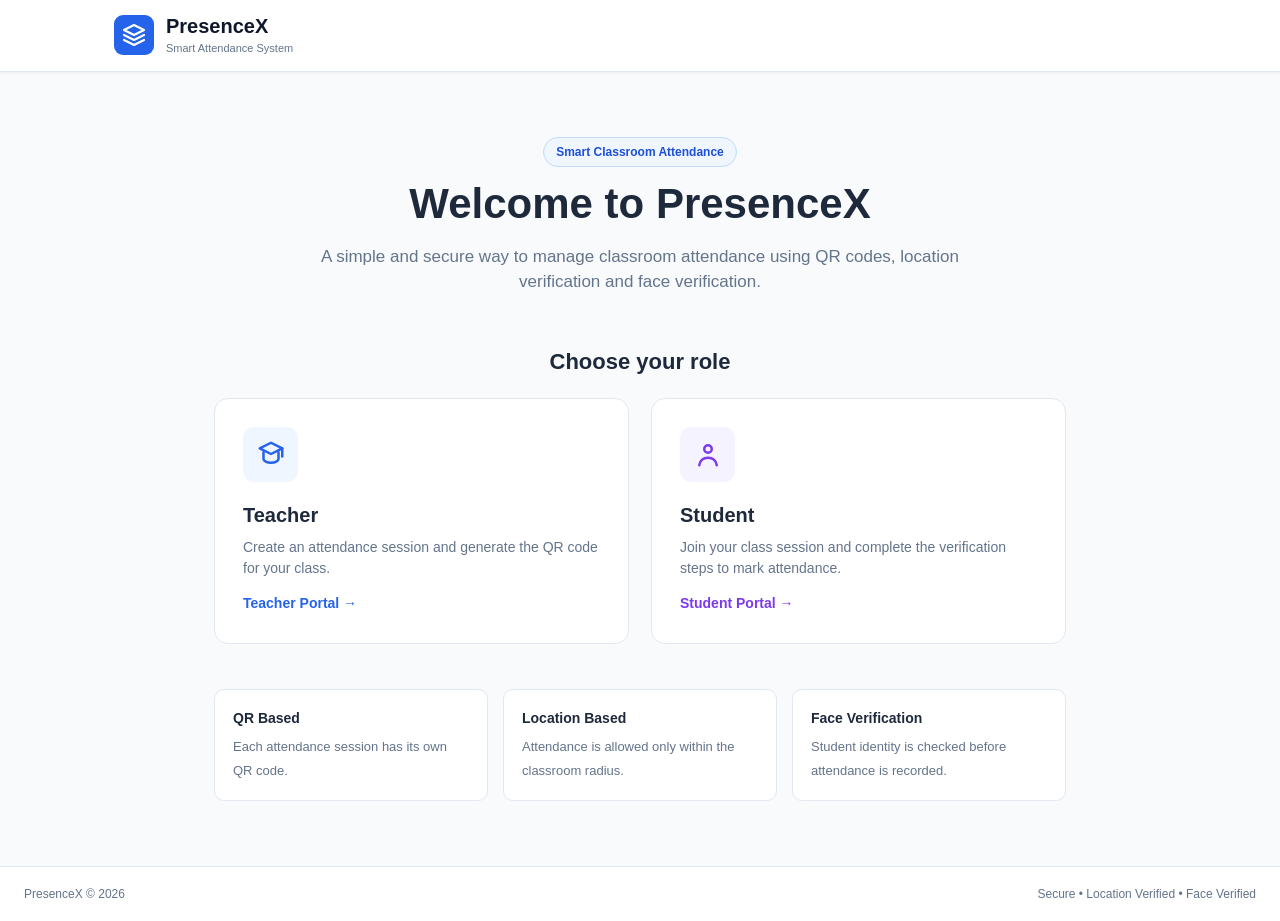
<file: frontend/index.html>
<!DOCTYPE html>
<html lang="en">
<head>
  <meta charset="UTF-8">
  <meta name="viewport" content="width=device-width, initial-scale=1.0">

  <meta
    name="description"
    content="PresenceX - Smart Attendance System"
  >

  <title>PresenceX | Smart Attendance</title>

  <link rel="stylesheet" href="css/style.css">
  <link rel="stylesheet" href="css/index.css">
</head>

<body>

  <header class="app-header">
    <div class="header-container">

      <div class="brand-wrapper">
        <div class="brand-logo" aria-hidden="true">
          <svg
            width="24"
            height="24"
            viewBox="0 0 24 24"
            fill="none"
            stroke="currentColor"
            stroke-width="2.2"
            stroke-linecap="round"
            stroke-linejoin="round"
          >
            <path d="M12 2L2 7l10 5 10-5-10-5z"></path>
            <path d="M2 17l10 5 10-5"></path>
            <path d="M2 12l10 5 10-5"></path>
          </svg>
        </div>

        <div class="brand-info">
          <span class="brand-name">PresenceX</span>
          <span class="brand-tag">Smart Attendance System</span>
        </div>
      </div>

    </div>
  </header>


  <main class="home-container">

    <section class="welcome-section">

      <p class="page-label">
        Smart Classroom Attendance
      </p>

      <h1>
        Welcome to PresenceX
      </h1>

      <p class="welcome-text">
        A simple and secure way to manage classroom attendance
        using QR codes, location verification and face verification.
      </p>

    </section>


    <section class="role-section">

      <h2>
        Choose your role
      </h2>

      <div class="role-cards">

        <!-- Teacher portal -->
        <a href="teacher.html" class="role-card">

          <div class="role-icon">
            <svg
              width="30"
              height="30"
              viewBox="0 0 24 24"
              fill="none"
              stroke="currentColor"
              stroke-width="2"
              stroke-linecap="round"
              stroke-linejoin="round"
            >
              <path d="M12 3L3 7.5 12 12l9-4.5L12 3z"></path>
              <path d="M6 10.5V16c0 1.7 2.7 3 6 3s6-1.3 6-3v-5.5"></path>
              <path d="M21 7.5V14"></path>
            </svg>
          </div>

          <div class="role-content">

            <h3>Teacher</h3>

            <p>
              Create an attendance session and generate
              the QR code for your class.
            </p>

            <span class="role-link">
              Teacher Portal →
            </span>

          </div>

        </a>


        <!-- Student portal -->
        <a href="student.html" class="role-card">

          <div class="role-icon">
            <svg
              width="30"
              height="30"
              viewBox="0 0 24 24"
              fill="none"
              stroke="currentColor"
              stroke-width="2"
              stroke-linecap="round"
              stroke-linejoin="round"
            >
              <circle cx="12" cy="8" r="3"></circle>
              <path d="M5 21c.7-4 3-6 7-6s6.3 2 7 6"></path>
            </svg>
          </div>

          <div class="role-content">

            <h3>Student</h3>

            <p>
              Join your class session and complete the
              verification steps to mark attendance.
            </p>

            <span class="role-link">
              Student Portal →
            </span>

          </div>

        </a>

      </div>

    </section>


    <section class="feature-section">

      <div class="feature">
        <strong>QR Based</strong>
        <span>
          Each attendance session has its own QR code.
        </span>
      </div>

      <div class="feature">
        <strong>Location Based</strong>
        <span>
          Attendance is allowed only within the classroom radius.
        </span>
      </div>

      <div class="feature">
        <strong>Face Verification</strong>
        <span>
          Student identity is checked before attendance is recorded.
        </span>
      </div>

    </section>

  </main>


  <footer class="app-footer">

    <p>
      PresenceX &copy; 2026
    </p>

    <p>
      Secure • Location Verified • Face Verified
    </p>

  </footer>

</body>
</html>
</file>
<file: frontend/css/style.css>
:root {
  --blue: #2563eb;
  --blue-dark: #1d4ed8;
  --purple: #7c3aed;
  --green: #059669;
  --yellow: #d97706;
  --red: #dc2626;
  --text: #1e293b;
  --muted: #64748b;
  --border: #e2e8f0;
  --background: #f8fafc;
  --white: #ffffff;
}

* {
  margin: 0;
  padding: 0;
  box-sizing: border-box;
}

html {
  scroll-behavior: smooth;
}

body {
  min-height: 100vh;
  display: flex;
  flex-direction: column;
  font-family: Arial, Helvetica, sans-serif;
  background: var(--background);
  color: var(--text);
  line-height: 1.5;
}

.hidden {
  display: none !important;
}

.app-header {
  background: var(--white);
  border-bottom: 1px solid var(--border);
  box-shadow: 0 1px 3px rgba(15, 23, 42, 0.05);
}

.header-container {
  width: 100%;
  max-width: 1100px;
  margin: 0 auto;
  padding: 14px 24px;
  display: flex;
  align-items: center;
  justify-content: space-between;
  gap: 20px;
}

.brand-wrapper {
  display: flex;
  align-items: center;
  gap: 12px;
}

.brand-logo {
  width: 40px;
  height: 40px;
  display: flex;
  align-items: center;
  justify-content: center;
  background: var(--blue);
  color: var(--white);
  border-radius: 9px;
}

.brand-info {
  display: flex;
  flex-direction: column;
}

.brand-name {
  color: #0f172a;
  font-size: 20px;
  font-weight: 700;
  line-height: 1.2;
}

.brand-tag {
  margin-top: 2px;
  color: var(--muted);
  font-size: 11px;
}

.header-center {
  display: flex;
  align-items: center;
}

.dashboard-badge {
  display: inline-flex;
  align-items: center;
  gap: 8px;
  padding: 6px 12px;
  background: #eff6ff;
  color: var(--blue-dark);
  border: 1px solid #bfdbfe;
  border-radius: 20px;
  font-size: 12px;
  font-weight: 600;
}

.pulse-dot {
  width: 8px;
  height: 8px;
  display: inline-block;
  background: var(--blue);
  border-radius: 50%;
}

.avatar-circle {
  width: 34px;
  height: 34px;
  display: flex;
  align-items: center;
  justify-content: center;
  background: #dbeafe;
  color: var(--blue-dark);
  border-radius: 50%;
  font-size: 14px;
  font-weight: 700;
}

.avatar-student {
  background: var(--purple);
  color: var(--white);
}

.user-profile-preview {
  display: flex;
  align-items: center;
  gap: 9px;
}

.user-greeting {
  color: var(--muted);
  font-size: 13px;
  font-weight: 600;
}

.dashboard-container {
  width: 100%;
  max-width: 900px;
  margin: 0 auto;
  padding: 45px 24px;
  flex: 1;
}

.dashboard-intro {
  margin-bottom: 30px;
}

.dashboard-intro h1 {
  margin-bottom: 8px;
  color: #0f172a;
  font-size: 34px;
  line-height: 1.2;
}

.page-description {
  max-width: 650px;
  color: var(--muted);
  font-size: 15px;
}

.dashboard-card {
  background: var(--white);
  border: 1px solid var(--border);
  border-radius: 14px;
  box-shadow: 0 4px 10px rgba(15, 23, 42, 0.06);
  overflow: hidden;
}

.card-header {
  padding: 25px 28px;
  display: flex;
  align-items: flex-start;
  justify-content: space-between;
  gap: 15px;
  border-bottom: 1px solid var(--border);
}

.card-header h2 {
  margin-bottom: 5px;
  color: #0f172a;
  font-size: 20px;
}

.card-header p {
  color: var(--muted);
  font-size: 14px;
}

.form-group label {
  display: block;
  margin-bottom: 7px;
  color: #334155;
  font-size: 13px;
  font-weight: 600;
}

.form-group input {
  width: 100%;
  height: 44px;
  padding: 0 12px;
  background: var(--white);
  border: 1px solid #cbd5e1;
  border-radius: 8px;
  color: var(--text);
  font-family: inherit;
  font-size: 14px;
  outline: none;
  transition: border-color 0.2s, box-shadow 0.2s;
}

.form-group input:focus {
  border-color: var(--blue);
  box-shadow: 0 0 0 3px rgba(37, 99, 235, 0.1);
}

.form-group input::placeholder {
  color: #94a3b8;
}

.primary-button,
.secondary-button {
  display: inline-flex;
  align-items: center;
  justify-content: center;
  gap: 7px;
  min-height: 40px;
  padding: 0 16px;
  font-family: inherit;
  font-size: 13px;
  font-weight: 600;
  border-radius: 8px;
  cursor: pointer;
  transition: 0.2s ease;
}

.primary-button {
  background: var(--blue);
  color: var(--white);
  border: 1px solid var(--blue);
}

.primary-button:hover:not(:disabled) {
  background: var(--blue-dark);
  border-color: var(--blue-dark);
  transform: translateY(-1px);
}

.primary-button:disabled,
.secondary-button:disabled {
  opacity: 0.55;
  cursor: not-allowed;
}

.secondary-button {
  background: var(--white);
  color: #475569;
  border: 1px solid #cbd5e1;
}

.secondary-button:hover:not(:disabled) {
  background: #f8fafc;
  border-color: #94a3b8;
}

.message-box {
  padding: 13px 15px;
  border-radius: 8px;
  font-size: 13px;
}

.message-box.info {
  background: #f0f9ff;
  color: #0284c7;
  border: 1px solid #bae6fd;
}

.message-box.success {
  background: #ecfdf5;
  color: var(--green);
  border: 1px solid #a7f3d0;
}

.message-box.warning {
  background: #fffbeb;
  color: var(--yellow);
  border: 1px solid #fde68a;
}

.message-box.error {
  background: #fef2f2;
  color: var(--red);
  border: 1px solid #fecaca;
}

.app-footer {
  padding: 18px 24px;
  display: flex;
  justify-content: space-between;
  gap: 15px;
  background: var(--white);
  border-top: 1px solid var(--border);
  color: var(--muted);
  font-size: 12px;
}

@media (max-width: 700px) {
  .header-container {
    padding: 12px 18px;
  }

  .header-center,
  .user-greeting {
    display: none;
  }

  .dashboard-container {
    padding: 35px 16px;
  }

  .dashboard-intro h1 {
    font-size: 29px;
  }

  .card-header {
    padding: 22px 18px;
  }

  .app-footer {
    flex-direction: column;
    text-align: center;
  }
}

@media (max-width: 480px) {
  .brand-tag {
    display: none;
  }

  .brand-name {
    font-size: 18px;
  }

  .dashboard-intro h1 {
    font-size: 26px;
  }

  .card-header {
    flex-direction: column;
  }
}
</file>
<file: frontend/css/index.css>
.home-container {
  width: 100%;
  max-width: 900px;
  margin: 0 auto;
  padding: 65px 24px;
  flex: 1;
}

.welcome-section {
  max-width: 650px;
  margin: 0 auto 50px;
  text-align: center;
}

.page-label {
  display: inline-block;
  margin-bottom: 12px;
  padding: 5px 12px;
  background: #eff6ff;
  color: var(--blue-dark);
  border: 1px solid #bfdbfe;
  border-radius: 20px;
  font-size: 12px;
  font-weight: 600;
}

.welcome-section h1 {
  margin-bottom: 15px;
  font-size: 42px;
  line-height: 1.2;
}

.welcome-text {
  color: var(--muted);
  font-size: 17px;
}

.role-section {
  margin-bottom: 45px;
}

.role-section h2 {
  margin-bottom: 20px;
  text-align: center;
  font-size: 22px;
}

.role-cards {
  display: grid;
  grid-template-columns: repeat(2, 1fr);
  gap: 22px;
}

.role-card {
  padding: 28px;
  display: flex;
  flex-direction: column;
  gap: 18px;
  background: var(--white);
  color: var(--text);
  border: 1px solid var(--border);
  border-radius: 14px;
  text-decoration: none;
  transition: 0.2s ease;
}

.role-card:hover {
  transform: translateY(-3px);
  border-color: #94a3b8;
  box-shadow: 0 8px 20px rgba(15, 23, 42, 0.08);
}

.role-icon {
  width: 55px;
  height: 55px;
  display: flex;
  align-items: center;
  justify-content: center;
  border-radius: 11px;
}

.role-card:first-child .role-icon {
  background: #eff6ff;
  color: var(--blue);
}

.role-card:last-child .role-icon {
  background: #f5f3ff;
  color: var(--purple);
}

.role-content h3 {
  margin-bottom: 7px;
  font-size: 20px;
}

.role-content p {
  margin-bottom: 12px;
  color: var(--muted);
  font-size: 14px;
}

.role-link {
  color: var(--blue);
  font-size: 14px;
  font-weight: 600;
}

.role-card:last-child .role-link {
  color: var(--purple);
}

.feature-section {
  display: grid;
  grid-template-columns: repeat(3, 1fr);
  gap: 15px;
}

.feature {
  padding: 18px;
  background: var(--white);
  border: 1px solid var(--border);
  border-radius: 10px;
}

.feature strong {
  display: block;
  margin-bottom: 5px;
  font-size: 14px;
}

.feature span {
  color: var(--muted);
  font-size: 13px;
}

@media (max-width: 700px) {
  .home-container {
    padding: 45px 18px;
  }

  .welcome-section h1 {
    font-size: 32px;
  }

  .welcome-text {
    font-size: 15px;
  }

  .role-cards,
  .feature-section {
    grid-template-columns: 1fr;
  }

  .role-card {
    padding: 24px;
  }
}

@media (max-width: 450px) {
  .welcome-section h1 {
    font-size: 28px;
  }

  .role-card {
    padding: 22px;
  }
}
</file>
